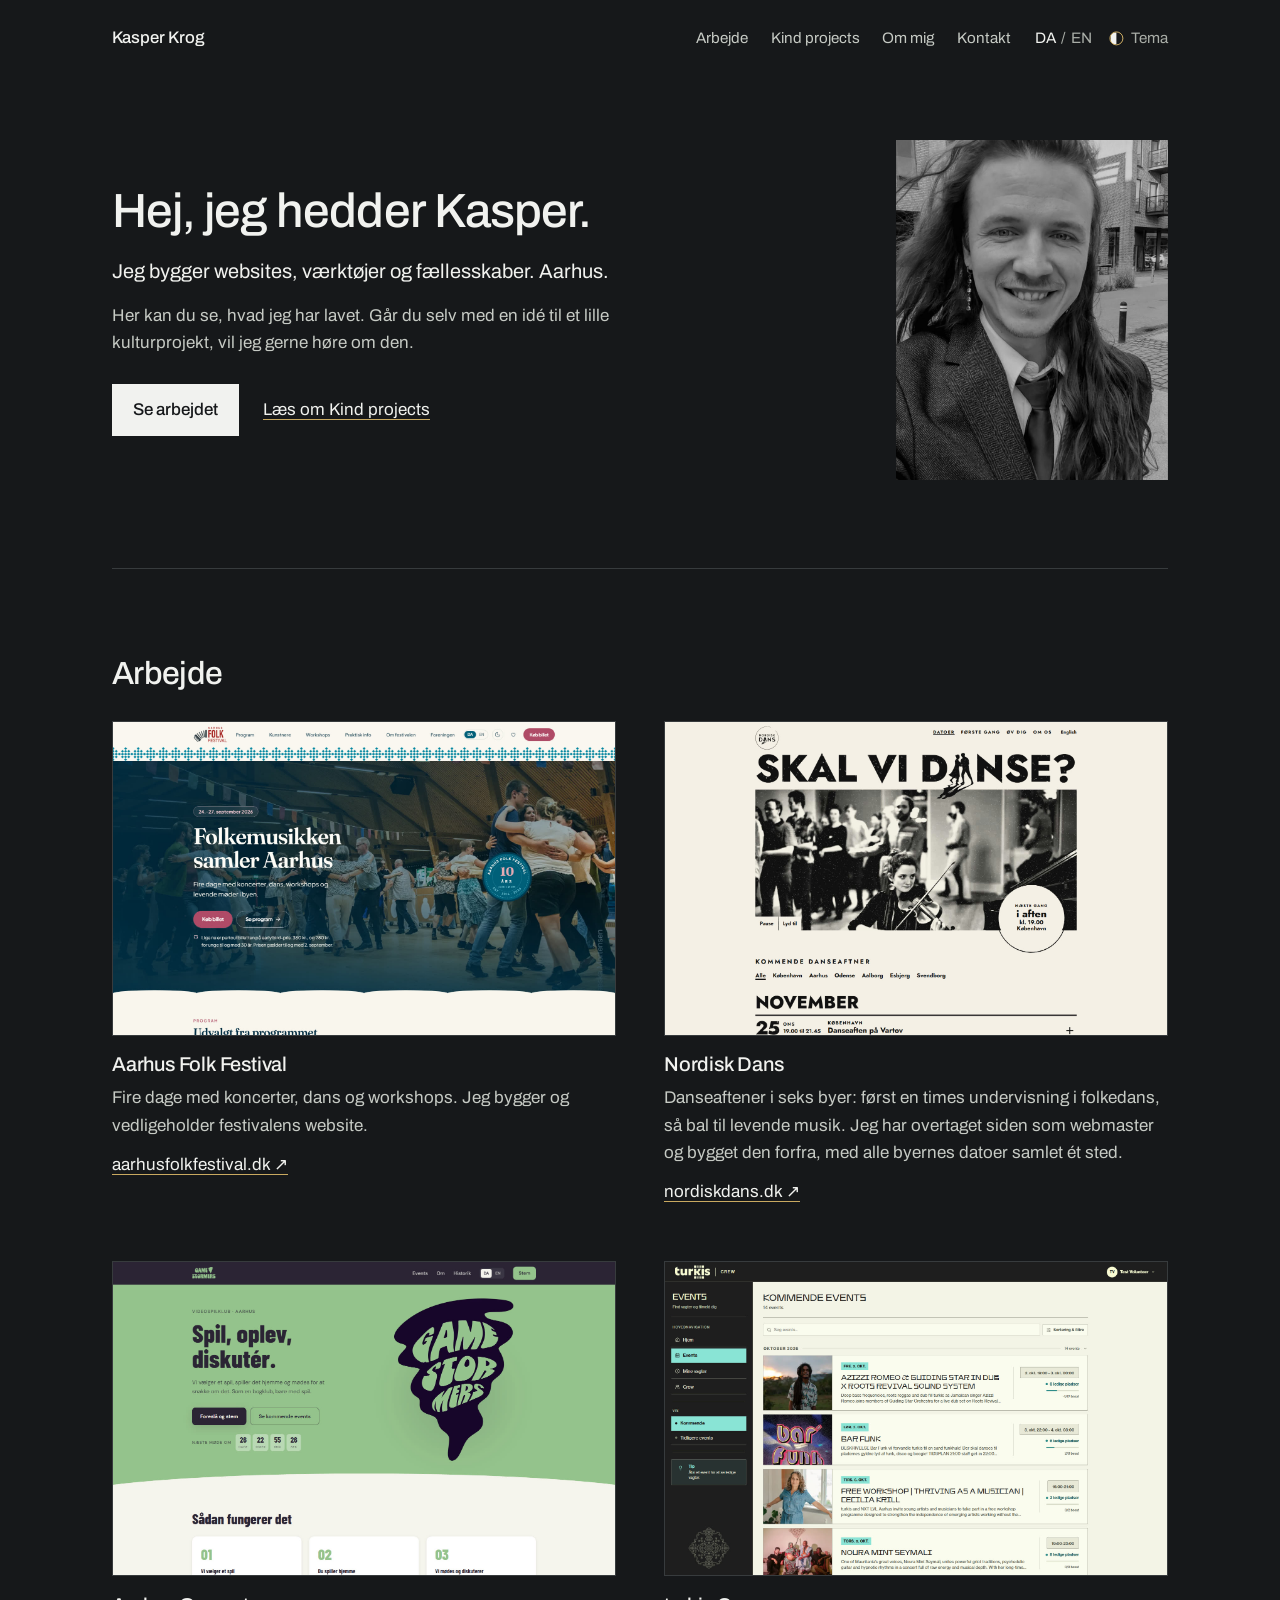
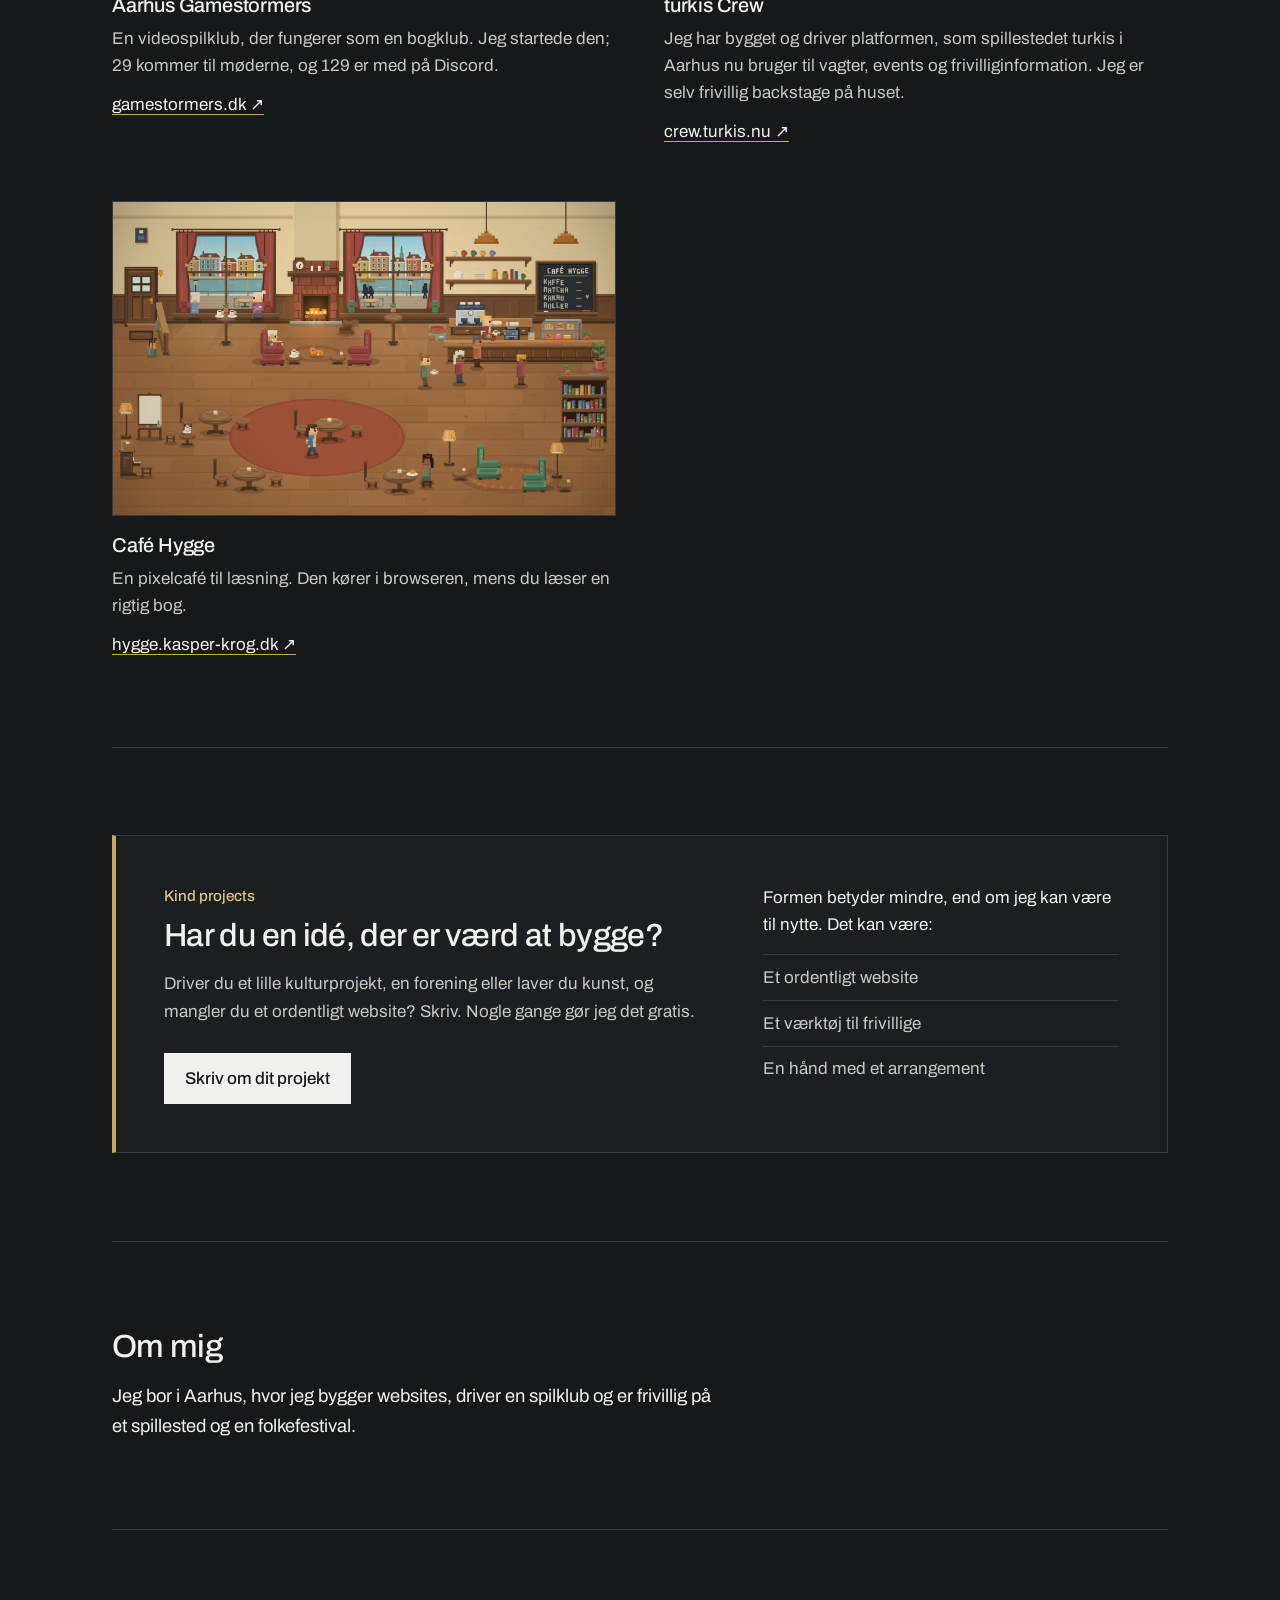
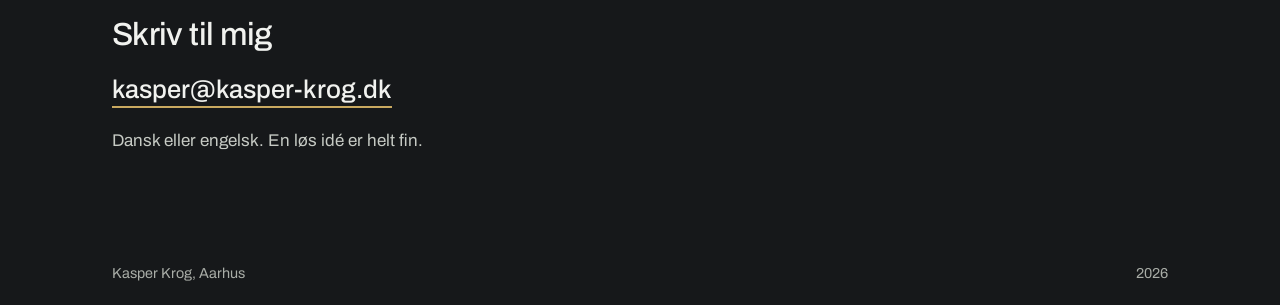
<file: index.html>
<!DOCTYPE html>
<html lang="da" data-theme="dusk">
<head>
  <meta charset="utf-8">
  <meta name="viewport" content="width=device-width, initial-scale=1">
  <title>Kasper Krog · Digital skaber og kulturmenneske i Aarhus</title>
  <meta name="description" content="Kasper Krog bygger websites, værktøjer og fællesskaber i Aarhus. Se arbejdet, læs om Kind Projects, eller skriv med en idé.">
  <meta property="og:title" content="Kasper Krog">
  <meta property="og:description" content="Websites, værktøjer og fællesskaber. Aarhus.">
  <meta property="og:url" content="https://kasper-krog.dk/">
  <meta property="og:type" content="website">
  <meta property="og:locale" content="da_DK">
  <meta property="og:image" content="https://kasper-krog.dk/assets/img/og.jpg">
  <meta property="og:image:width" content="1200">
  <meta property="og:image:height" content="630">
  <meta name="theme-color" content="#16181a">
  <link rel="canonical" href="https://kasper-krog.dk/">
  <link rel="alternate" hreflang="da" href="https://kasper-krog.dk/">
  <link rel="alternate" hreflang="en" href="https://kasper-krog.dk/en/">
  <link rel="alternate" hreflang="x-default" href="https://kasper-krog.dk/">
  <link rel="icon" href="assets/favicon.svg?v=20261031" type="image/svg+xml">
  <link rel="icon" href="assets/favicon.png?v=20261031" type="image/png" sizes="64x64">
  <link rel="icon" href="favicon.ico?v=20261031" sizes="16x16 32x32 48x48">
  <link rel="apple-touch-icon" href="assets/apple-touch-icon.png?v=20261031">
  <script>
    (function () {
      var key = 'kk-theme';
      var theme;
      try {
        var saved = JSON.parse(localStorage.getItem(key));
        if (saved && (saved.theme === 'dawn' || saved.theme === 'dusk') && saved.expiresAt > Date.now()) {
          theme = saved.theme;
        } else {
          localStorage.removeItem(key);
        }
      } catch (e) {
        try { localStorage.removeItem(key); } catch (e2) {}
      }
      if (!theme) {
        var hour = new Date().getHours();
        theme = hour >= 7 && hour < 19 ? 'dawn' : 'dusk';
      }
      document.documentElement.dataset.theme = theme;
      var meta = document.querySelector('meta[name="theme-color"]');
      if (meta) { meta.content = theme === 'dawn' ? '#f4f5f3' : '#16181a'; }
    })();
  </script>
  <link rel="preconnect" href="https://fonts.googleapis.com">
  <link rel="preconnect" href="https://fonts.gstatic.com" crossorigin>
  <link href="https://fonts.googleapis.com/css2?family=Archivo:wght@400;500&display=swap" rel="stylesheet">
  <link rel="stylesheet" href="css/site.css">
  <script type="application/ld+json">
  {
    "@context": "https://schema.org",
    "@type": "Person",
    "name": "Kasper Krog",
    "url": "https://kasper-krog.dk/",
    "homeLocation": { "@type": "Place", "name": "Aarhus, Denmark" },
    "sameAs": ["https://github.com/KasperKrog92"]
  }
  </script>
</head>
<body>
  <a class="skip-link" href="#main-content">Spring til indhold</a>
  <header class="site-head">
    <a class="brand" href="./" aria-label="Kasper Krog, forside">Kasper Krog</a>
    <nav class="site-nav" aria-label="Sidens afsnit">
      <a href="#arbejde">Arbejde</a>
      <a href="#kind-projects">Kind projects</a>
      <a href="#om-mig">Om mig</a>
      <a href="#kontakt">Kontakt</a>
    </nav>
    <div class="head-tools">
      <span class="lang-switch"><span aria-current="true" lang="da">DA</span><span aria-hidden="true">/</span><a href="en/" hreflang="en" lang="en" data-lang-choice="en">EN</a></span>
      <button class="theme-toggle" id="lantern" type="button" aria-pressed="false" aria-label="Skift mellem dag og nat"><span class="theme-dot" aria-hidden="true"></span><span class="theme-word">Tema</span></button>
    </div>
  </header>

  <main id="main-content" tabindex="-1">
    <section class="section intro" id="hej" aria-labelledby="hero-heading">
      <div class="intro-copy">
        <h1 id="hero-heading">Hej, jeg hedder Kasper.</h1>
        <p class="lead">Jeg bygger websites, værktøjer og fællesskaber. Aarhus.</p>
        <p>Her kan du se, hvad jeg har lavet. Går du selv med en idé til et lille kulturprojekt, vil jeg gerne høre om den.</p>
        <div class="actions">
          <a class="button" href="#arbejde">Se arbejdet</a>
          <a class="text-link" href="#kind-projects">Læs om Kind projects</a>
        </div>
      </div>
      <figure class="portrait"><img src="assets/img/portraet.jpg" alt="Portræt af Kasper Krog i Aarhus." width="900" height="1125"></figure>
    </section>

    <section class="section" id="arbejde" aria-labelledby="work-heading">
      <h2 id="work-heading">Arbejde</h2>
      <div class="projects">
        <article class="project" id="folkfestival" aria-labelledby="folk-heading">
          <a class="shot" href="https://www.aarhusfolkfestival.dk/" target="_blank" rel="noopener" tabindex="-1" aria-hidden="true"><img src="assets/img/cases/folk-festival.jpg" alt="" width="1600" height="1000" loading="lazy"></a>
          <h3 id="folk-heading">Aarhus Folk Festival</h3>
          <p>Fire dage med koncerter, dans og workshops. Jeg bygger og vedligeholder festivalens website.</p>
          <a class="text-link" href="https://www.aarhusfolkfestival.dk/" target="_blank" rel="noopener">aarhusfolkfestival.dk ↗</a>
        </article>
        <article class="project" id="nordisk-dans" aria-labelledby="nordisk-heading">
          <a class="shot" href="https://nordiskdans.dk/" target="_blank" rel="noopener" tabindex="-1" aria-hidden="true"><img src="assets/img/cases/nordisk-dans.jpg" alt="" width="1600" height="1000" loading="lazy"></a>
          <h3 id="nordisk-heading">Nordisk Dans</h3>
          <p>Danseaftener i seks byer: først en times undervisning i folkedans, så bal til levende musik. Jeg har overtaget siden som webmaster og bygget den forfra, med alle byernes datoer samlet ét sted.</p>
          <a class="text-link" href="https://nordiskdans.dk/" target="_blank" rel="noopener">nordiskdans.dk ↗</a>
        </article>
        <article class="project" id="gamestormers" aria-labelledby="gamestormers-heading">
          <a class="shot" href="https://www.gamestormers.dk/" target="_blank" rel="noopener" tabindex="-1" aria-hidden="true"><img src="assets/img/cases/gamestormers.jpg" alt="" width="1600" height="1000" loading="lazy"></a>
          <h3 id="gamestormers-heading">Aarhus Gamestormers</h3>
          <p>En videospilklub, der fungerer som en bogklub. Jeg startede den; 29 kommer til møderne, og 129 er med på Discord.</p>
          <a class="text-link" href="https://www.gamestormers.dk/" target="_blank" rel="noopener">gamestormers.dk ↗</a>
        </article>
        <article class="project" id="turkis" aria-labelledby="turkis-heading">
          <a class="shot" href="https://crew.turkis.nu/" target="_blank" rel="noopener" tabindex="-1" aria-hidden="true"><img src="assets/img/cases/turkis-crew.jpg" alt="" width="1600" height="1000" loading="lazy"></a>
          <h3 id="turkis-heading">turkis Crew</h3>
          <p>Jeg har bygget og driver platformen, som spillestedet turkis i Aarhus nu bruger til vagter, events og frivilliginformation. Jeg er selv frivillig backstage på huset.</p>
          <a class="text-link" href="https://crew.turkis.nu/" target="_blank" rel="noopener">crew.turkis.nu ↗</a>
        </article>
        <article class="project" id="hygge" aria-labelledby="hygge-heading">
          <a class="shot" href="https://hygge.kasper-krog.dk/" target="_blank" rel="noopener" tabindex="-1" aria-hidden="true"><img src="assets/img/cases/cafe-hygge.jpg" alt="" width="1600" height="1000" loading="lazy"></a>
          <h3 id="hygge-heading">Café Hygge</h3>
          <p>En pixelcafé til læsning. Den kører i browseren, mens du læser en rigtig bog.</p>
          <a class="text-link" href="https://hygge.kasper-krog.dk/" target="_blank" rel="noopener">hygge.kasper-krog.dk ↗</a>
        </article>
      </div>
    </section>

    <section class="section" id="kind-projects" aria-labelledby="kind-heading">
      <div class="kind">
        <div>
          <p class="label">Kind projects</p>
          <h2 id="kind-heading">Har du en idé, der er værd at bygge?</h2>
          <p>Driver du et lille kulturprojekt, en forening eller laver du kunst, og mangler du et ordentligt website? Skriv. Nogle gange gør jeg det gratis.</p>
          <div class="actions"><a class="button" href="mailto:kasper@kasper-krog.dk?subject=Kind%20project">Skriv om dit projekt</a></div>
        </div>
        <div class="kind-list">
          <p>Formen betyder mindre, end om jeg kan være til nytte. Det kan være:</p>
          <ul>
            <li>Et ordentligt website</li>
            <li>Et værktøj til frivillige</li>
            <li>En hånd med et arrangement</li>
          </ul>
        </div>
      </div>
    </section>

    <section class="section about" id="om-mig" aria-labelledby="about-heading">
      <h2 id="about-heading">Om mig</h2>
      <p>Jeg bor i Aarhus, hvor jeg bygger websites, driver en spilklub og er frivillig på et spillested og en folkefestival.</p>
    </section>

    <section class="section contact" id="kontakt" aria-labelledby="contact-heading">
      <h2 id="contact-heading">Skriv til mig</h2>
      <a class="email" href="mailto:kasper@kasper-krog.dk">kasper@kasper-krog.dk</a>
      <p>Dansk eller engelsk. En løs idé er helt fin.</p>
    </section>
  </main>

  <footer class="site-foot"><span>Kasper Krog, Aarhus</span><span>2026</span></footer>
  <script src="js/site.js"></script>
</body>
</html>
</file>
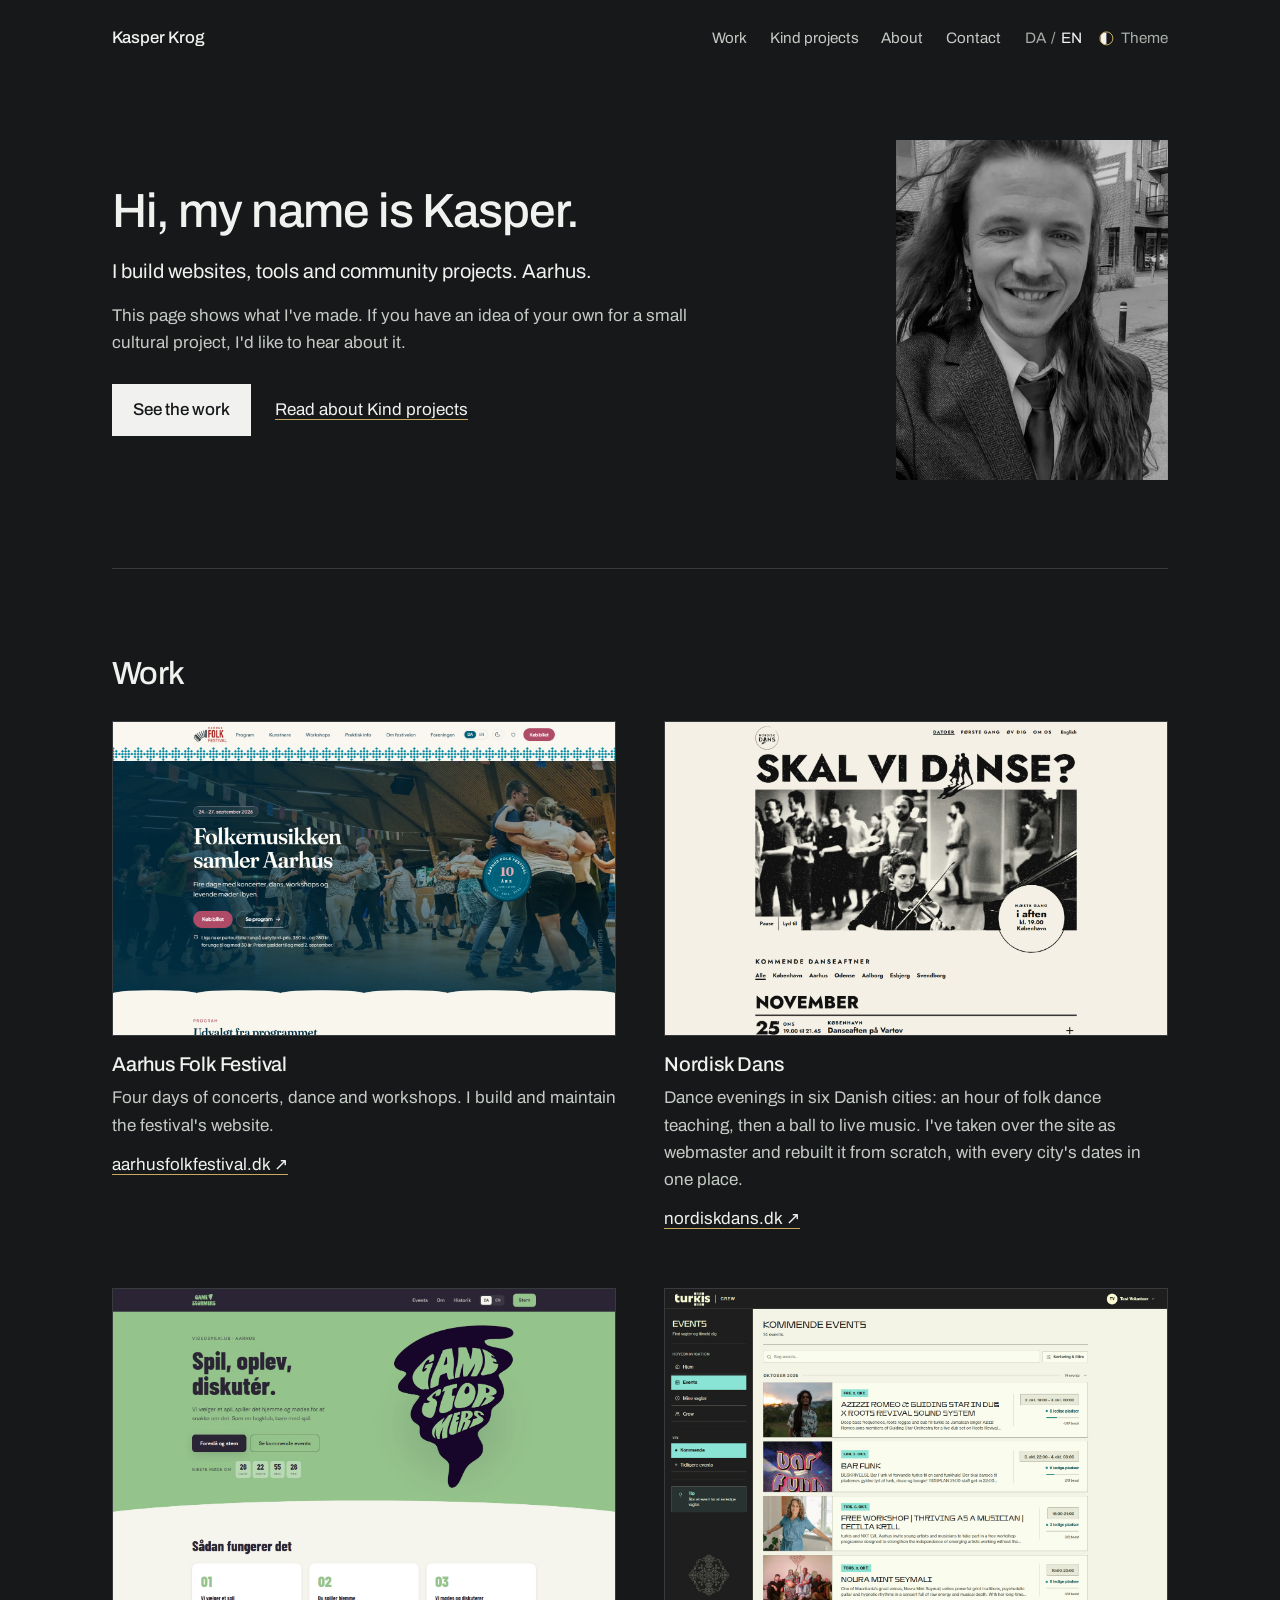
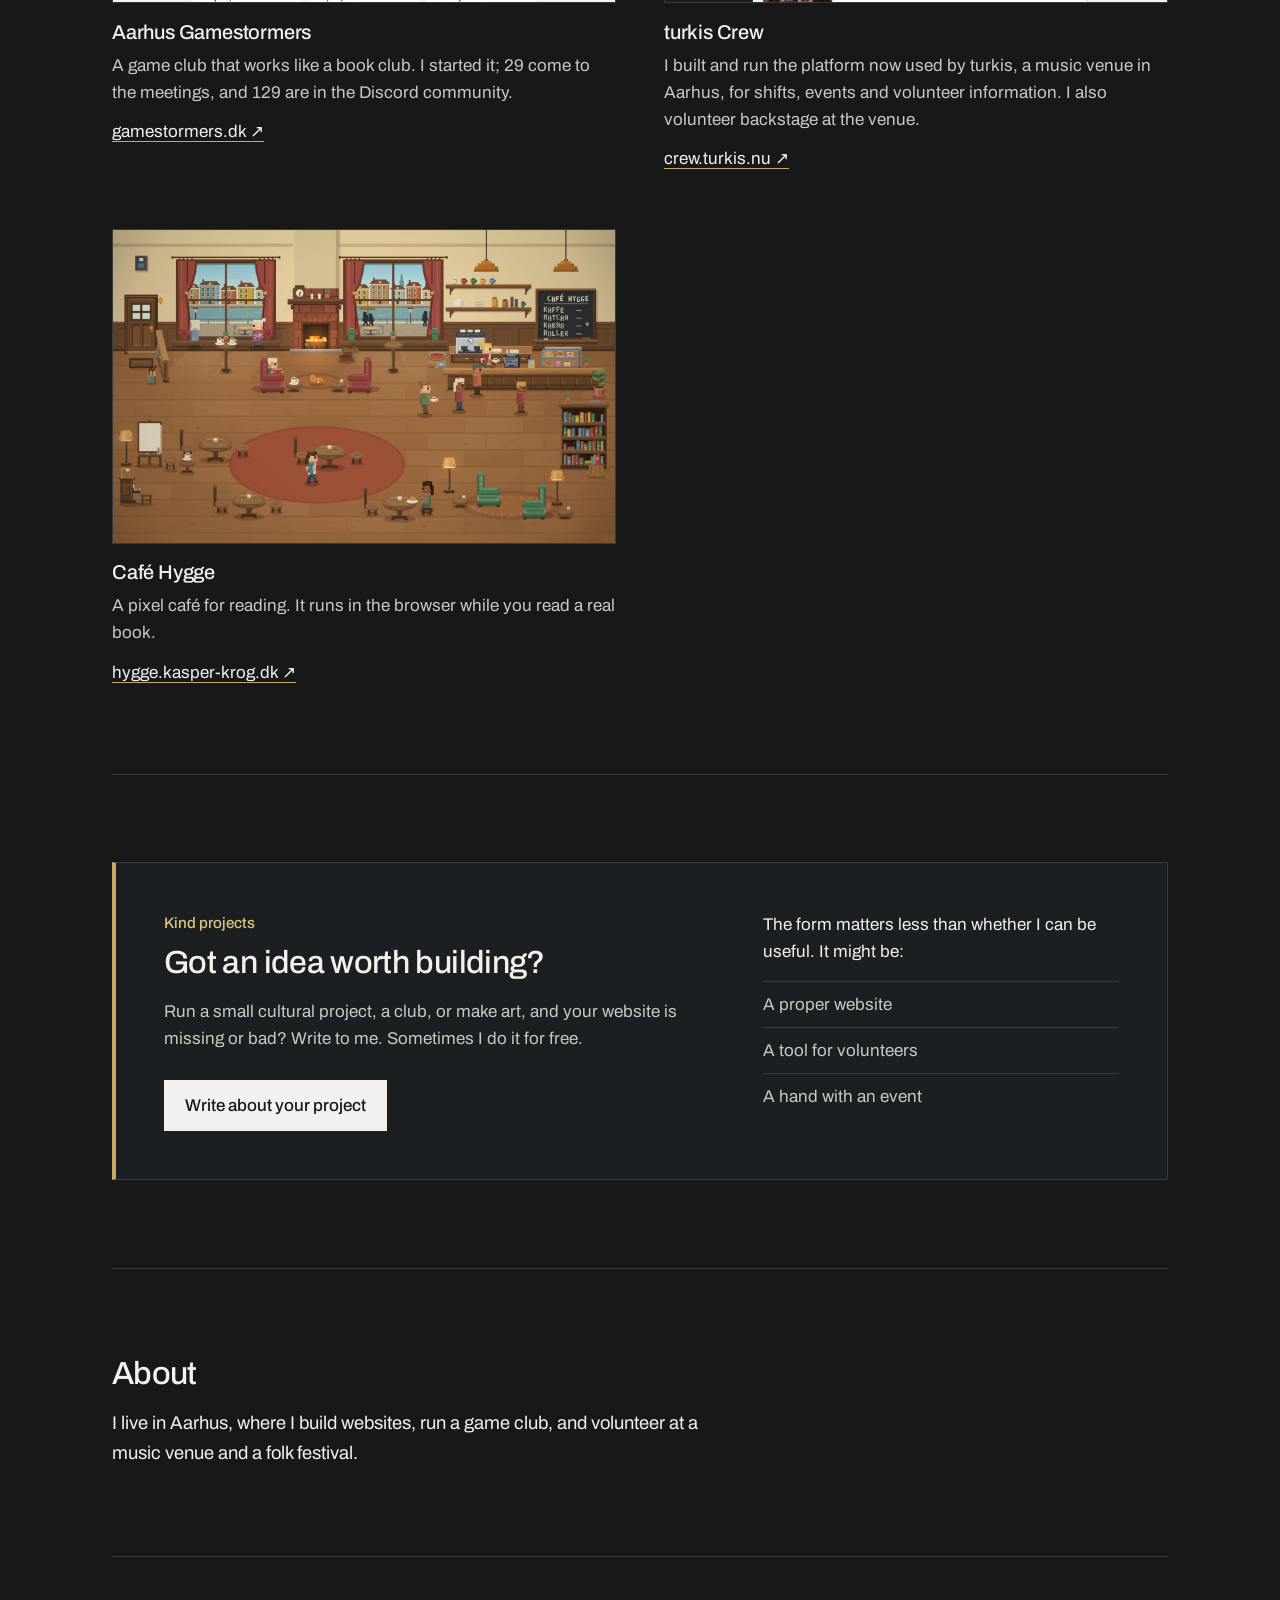
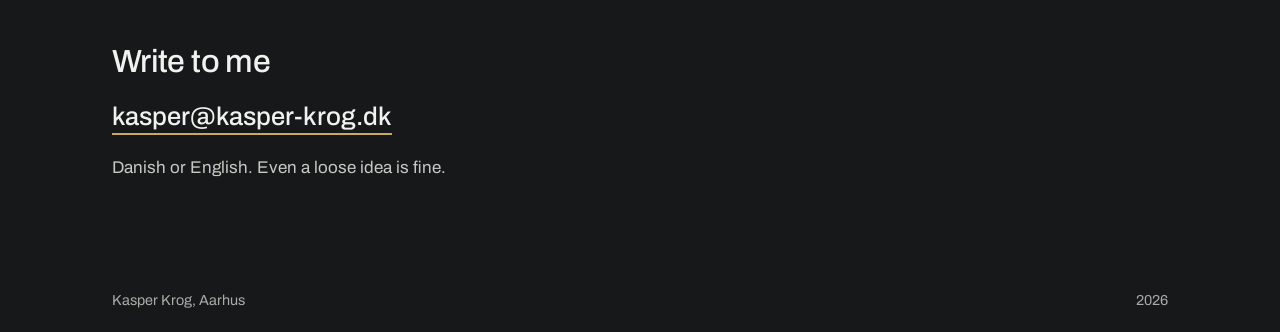
<file: en/index.html>
<!DOCTYPE html>
<html lang="en" data-theme="dusk">
<head>
  <meta charset="utf-8">
  <meta name="viewport" content="width=device-width, initial-scale=1">
  <title>Kasper Krog · Digital maker and culture organiser in Aarhus</title>
  <meta name="description" content="Kasper Krog builds websites, tools and communities in Aarhus. See the work, read about Kind Projects, or write with an idea.">
  <meta property="og:title" content="Kasper Krog">
  <meta property="og:description" content="Websites, tools and community projects. Aarhus.">
  <meta property="og:url" content="https://kasper-krog.dk/en/">
  <meta property="og:type" content="website">
  <meta property="og:locale" content="en_GB">
  <meta property="og:image" content="https://kasper-krog.dk/assets/img/og.jpg">
  <meta property="og:image:width" content="1200">
  <meta property="og:image:height" content="630">
  <meta name="theme-color" content="#16181a">
  <link rel="canonical" href="https://kasper-krog.dk/en/">
  <link rel="alternate" hreflang="da" href="https://kasper-krog.dk/">
  <link rel="alternate" hreflang="en" href="https://kasper-krog.dk/en/">
  <link rel="alternate" hreflang="x-default" href="https://kasper-krog.dk/">
  <link rel="icon" href="../assets/favicon.svg?v=20261031" type="image/svg+xml">
  <link rel="icon" href="../assets/favicon.png?v=20261031" type="image/png" sizes="64x64">
  <link rel="icon" href="../favicon.ico?v=20261031" sizes="16x16 32x32 48x48">
  <link rel="apple-touch-icon" href="../assets/apple-touch-icon.png?v=20261031">
  <script>
    (function () {
      var key = 'kk-theme';
      var theme;
      try {
        var saved = JSON.parse(localStorage.getItem(key));
        if (saved && (saved.theme === 'dawn' || saved.theme === 'dusk') && saved.expiresAt > Date.now()) {
          theme = saved.theme;
        } else {
          localStorage.removeItem(key);
        }
      } catch (e) {
        try { localStorage.removeItem(key); } catch (e2) {}
      }
      if (!theme) {
        var hour = new Date().getHours();
        theme = hour >= 7 && hour < 19 ? 'dawn' : 'dusk';
      }
      document.documentElement.dataset.theme = theme;
      var meta = document.querySelector('meta[name="theme-color"]');
      if (meta) { meta.content = theme === 'dawn' ? '#f4f5f3' : '#16181a'; }
    })();
  </script>
  <link rel="preconnect" href="https://fonts.googleapis.com">
  <link rel="preconnect" href="https://fonts.gstatic.com" crossorigin>
  <link href="https://fonts.googleapis.com/css2?family=Archivo:wght@400;500&display=swap" rel="stylesheet">
  <link rel="stylesheet" href="../css/site.css">
  <script type="application/ld+json">
  {
    "@context": "https://schema.org",
    "@type": "Person",
    "name": "Kasper Krog",
    "url": "https://kasper-krog.dk/",
    "homeLocation": { "@type": "Place", "name": "Aarhus, Denmark" },
    "sameAs": ["https://github.com/KasperKrog92"]
  }
  </script>
</head>
<body>
  <a class="skip-link" href="#main-content">Skip to content</a>
  <header class="site-head">
    <a class="brand" href="./" aria-label="Kasper Krog, home">Kasper Krog</a>
    <nav class="site-nav" aria-label="Sections of this page">
      <a href="#work">Work</a>
      <a href="#kind-projects">Kind projects</a>
      <a href="#about">About</a>
      <a href="#contact">Contact</a>
    </nav>
    <div class="head-tools">
      <span class="lang-switch"><a href="../" hreflang="da" lang="da" data-lang-choice="da">DA</a><span aria-hidden="true">/</span><span aria-current="true" lang="en">EN</span></span>
      <button class="theme-toggle" id="lantern" type="button" aria-pressed="false" aria-label="Switch between day and night"><span class="theme-dot" aria-hidden="true"></span><span class="theme-word">Theme</span></button>
    </div>
  </header>

  <main id="main-content" tabindex="-1">
    <section class="section intro" id="hi" aria-labelledby="hero-heading">
      <div class="intro-copy">
        <h1 id="hero-heading">Hi, my name is Kasper.</h1>
        <p class="lead">I build websites, tools and community projects. Aarhus.</p>
        <p>This page shows what I've made. If you have an idea of your own for a small cultural project, I'd like to hear about it.</p>
        <div class="actions">
          <a class="button" href="#work">See the work</a>
          <a class="text-link" href="#kind-projects">Read about Kind projects</a>
        </div>
      </div>
      <figure class="portrait"><img src="../assets/img/portraet.jpg" alt="Portrait of Kasper Krog in Aarhus." width="900" height="1125"></figure>
    </section>

    <section class="section" id="work" aria-labelledby="work-heading">
      <h2 id="work-heading">Work</h2>
      <div class="projects">
        <article class="project" id="folk-festival" aria-labelledby="folk-heading">
          <a class="shot" href="https://www.aarhusfolkfestival.dk/" target="_blank" rel="noopener" tabindex="-1" aria-hidden="true"><img src="../assets/img/cases/folk-festival.jpg" alt="" width="1600" height="1000" loading="lazy"></a>
          <h3 id="folk-heading">Aarhus Folk Festival</h3>
          <p>Four days of concerts, dance and workshops. I build and maintain the festival's website.</p>
          <a class="text-link" href="https://www.aarhusfolkfestival.dk/" target="_blank" rel="noopener">aarhusfolkfestival.dk ↗</a>
        </article>
        <article class="project" id="nordisk-dans" aria-labelledby="nordisk-heading">
          <a class="shot" href="https://nordiskdans.dk/" target="_blank" rel="noopener" tabindex="-1" aria-hidden="true"><img src="../assets/img/cases/nordisk-dans.jpg" alt="" width="1600" height="1000" loading="lazy"></a>
          <h3 id="nordisk-heading">Nordisk Dans</h3>
          <p>Dance evenings in six Danish cities: an hour of folk dance teaching, then a ball to live music. I've taken over the site as webmaster and rebuilt it from scratch, with every city's dates in one place.</p>
          <a class="text-link" href="https://nordiskdans.dk/" target="_blank" rel="noopener">nordiskdans.dk ↗</a>
        </article>
        <article class="project" id="gamestormers" aria-labelledby="gamestormers-heading">
          <a class="shot" href="https://www.gamestormers.dk/" target="_blank" rel="noopener" tabindex="-1" aria-hidden="true"><img src="../assets/img/cases/gamestormers.jpg" alt="" width="1600" height="1000" loading="lazy"></a>
          <h3 id="gamestormers-heading">Aarhus Gamestormers</h3>
          <p>A game club that works like a book club. I started it; 29 come to the meetings, and 129 are in the Discord community.</p>
          <a class="text-link" href="https://www.gamestormers.dk/" target="_blank" rel="noopener">gamestormers.dk ↗</a>
        </article>
        <article class="project" id="turkis" aria-labelledby="turkis-heading">
          <a class="shot" href="https://crew.turkis.nu/" target="_blank" rel="noopener" tabindex="-1" aria-hidden="true"><img src="../assets/img/cases/turkis-crew.jpg" alt="" width="1600" height="1000" loading="lazy"></a>
          <h3 id="turkis-heading">turkis Crew</h3>
          <p>I built and run the platform now used by turkis, a music venue in Aarhus, for shifts, events and volunteer information. I also volunteer backstage at the venue.</p>
          <a class="text-link" href="https://crew.turkis.nu/" target="_blank" rel="noopener">crew.turkis.nu ↗</a>
        </article>
        <article class="project" id="hygge" aria-labelledby="hygge-heading">
          <a class="shot" href="https://hygge.kasper-krog.dk/" target="_blank" rel="noopener" tabindex="-1" aria-hidden="true"><img src="../assets/img/cases/cafe-hygge.jpg" alt="" width="1600" height="1000" loading="lazy"></a>
          <h3 id="hygge-heading">Café Hygge</h3>
          <p>A pixel café for reading. It runs in the browser while you read a real book.</p>
          <a class="text-link" href="https://hygge.kasper-krog.dk/" target="_blank" rel="noopener">hygge.kasper-krog.dk ↗</a>
        </article>
      </div>
    </section>

    <section class="section" id="kind-projects" aria-labelledby="kind-heading">
      <div class="kind">
        <div>
          <p class="label">Kind projects</p>
          <h2 id="kind-heading">Got an idea worth building?</h2>
          <p>Run a small cultural project, a club, or make art, and your website is missing or bad? Write to me. Sometimes I do it for free.</p>
          <div class="actions"><a class="button" href="mailto:kasper@kasper-krog.dk?subject=Kind%20project">Write about your project</a></div>
        </div>
        <div class="kind-list">
          <p>The form matters less than whether I can be useful. It might be:</p>
          <ul>
            <li>A proper website</li>
            <li>A tool for volunteers</li>
            <li>A hand with an event</li>
          </ul>
        </div>
      </div>
    </section>

    <section class="section about" id="about" aria-labelledby="about-heading">
      <h2 id="about-heading">About</h2>
      <p>I live in Aarhus, where I build websites, run a game club, and volunteer at a music venue and a folk festival.</p>
    </section>

    <section class="section contact" id="contact" aria-labelledby="contact-heading">
      <h2 id="contact-heading">Write to me</h2>
      <a class="email" href="mailto:kasper@kasper-krog.dk">kasper@kasper-krog.dk</a>
      <p>Danish or English. Even a loose idea is fine.</p>
    </section>
  </main>

  <footer class="site-foot"><span>Kasper Krog, Aarhus</span><span>2026</span></footer>
  <script src="../js/site.js"></script>
</body>
</html>
</file>
<file: css/site.css>
/* kasper-krog.dk, November 2026.
   One plain page read top to bottom: greeting, work, Kind projects, about,
   contact. Styles both front pages and the 404. */

:root {
  --font: Archivo, "Helvetica Neue", Helvetica, Arial, sans-serif;
  --page-x: clamp(1.25rem, 5vw, 3rem);
  --content: 66rem;
  --section-y: clamp(3rem, 8vw, 5.5rem);
}

[data-theme="dawn"] {
  color-scheme: light;
  --mineral: #f4f5f3;
  --plaster: #ffffff;
  --ink: #16181a;
  --ink-2: #4a4e49;
  --muted: #5f645e;
  --line: #cfd3cd;
  --brass: #a88b4e;
  --brass-text: #7c652f;
  --button-bg: #16181a;
  --button-ink: #f4f5f3;
}

[data-theme="dusk"] {
  color-scheme: dark;
  --mineral: #16181a;
  --plaster: #1c1f21;
  --ink: #f1f2ef;
  --ink-2: #c6cac4;
  --muted: #a9ada7;
  --line: #373b3d;
  --brass: #c9a960;
  --brass-text: #e0c47f;
  --button-bg: #f1f2ef;
  --button-ink: #16181a;
}

*, *::before, *::after { box-sizing: border-box; }

html { background: var(--mineral); }

body {
  margin: 0;
  min-width: 320px;
  background: var(--mineral);
  color: var(--ink);
  font-family: var(--font);
  font-size: 1.0625rem;
  line-height: 1.6;
  -webkit-font-smoothing: antialiased;
  text-rendering: optimizeLegibility;
  transition: background-color .3s ease, color .3s ease;
}

a { color: inherit; }
button { font: inherit; color: inherit; }
button, a { -webkit-tap-highlight-color: transparent; }
img { display: block; max-width: 100%; height: auto; }

h1, h2, h3 { margin: 0; font-weight: 500; line-height: 1.15; letter-spacing: -.02em; }
h1 { font-size: clamp(2rem, 5vw, 3rem); }
h2 { font-size: clamp(1.5rem, 3.2vw, 2rem); }
h3 { font-size: 1.25rem; letter-spacing: -.01em; }
p { margin: 0 0 1rem; color: var(--ink-2); }
main:focus { outline: none; }

:focus-visible { outline: 2px solid var(--brass); outline-offset: 4px; }

.skip-link {
  position: fixed;
  top: .75rem;
  left: .75rem;
  z-index: 100;
  transform: translateY(-180%);
  padding: .75rem 1rem;
  background: var(--button-bg);
  color: var(--button-ink);
  text-decoration: none;
}
.skip-link:focus { transform: none; }

/* Shared width */

.site-head,
.section,
.site-foot {
  width: 100%;
  max-width: calc(var(--content) + 2 * var(--page-x));
  margin-inline: auto;
  padding-inline: var(--page-x);
}

/* Header: name, section links, language, theme */

.site-head {
  display: flex;
  flex-wrap: wrap;
  align-items: center;
  justify-content: space-between;
  gap: .25rem 1.5rem;
  padding-block: 1rem;
  font-size: .95rem;
}

.brand {
  display: inline-flex;
  align-items: center;
  min-height: 2.75rem;
  margin-right: auto;
  font-size: 1.05rem;
  font-weight: 500;
  text-decoration: none;
  white-space: nowrap;
}

.site-nav { display: flex; flex-wrap: wrap; gap: .25rem 1.4rem; }
.site-nav a {
  display: inline-flex;
  align-items: center;
  min-height: 2.75rem;
  color: var(--ink-2);
  text-decoration: none;
  white-space: nowrap;
}
.site-nav a:hover { color: var(--ink); text-decoration: underline; text-decoration-color: var(--brass); text-underline-offset: .3em; }

.head-tools { display: flex; align-items: center; gap: 1.1rem; }

.lang-switch { display: flex; align-items: center; gap: .35rem; color: var(--muted); }
.lang-switch a { text-decoration: none; }
.lang-switch a:hover { color: var(--brass-text); }
.lang-switch [aria-current] { color: var(--ink); }

.theme-toggle {
  display: inline-flex;
  align-items: center;
  gap: .45rem;
  min-height: 2.75rem;
  padding: 0;
  border: 0;
  background: none;
  color: var(--muted);
  cursor: pointer;
}
.theme-toggle:hover { color: var(--ink); }

.theme-dot {
  width: .9rem;
  height: .9rem;
  border: 1px solid var(--brass);
  border-radius: 50%;
  background: linear-gradient(90deg, transparent 50%, var(--ink) 50%);
}
[data-theme="dusk"] .theme-dot { transform: rotate(180deg); }

/* Sections */

.section { padding-block: var(--section-y); scroll-margin-top: 1rem; }
.section + .section { background: linear-gradient(var(--line), var(--line)) top center / calc(100% - 2 * var(--page-x)) 1px no-repeat; }
.section > h2 { margin-bottom: 1.75rem; }

.label { margin: 0 0 .6rem; color: var(--brass-text); font-size: .95rem; font-weight: 500; }

.lead { color: var(--ink); font-size: 1.25rem; line-height: 1.45; }

.actions { display: flex; flex-wrap: wrap; align-items: center; gap: 1rem 1.5rem; margin-top: 1.75rem; }

.button {
  display: inline-flex;
  align-items: center;
  min-height: 3rem;
  padding: .7rem 1.25rem;
  border: 1px solid var(--button-bg);
  background: var(--button-bg);
  color: var(--button-ink);
  font-weight: 500;
  text-decoration: none;
  transition: background-color .2s ease, border-color .2s ease;
}
.button:hover { border-color: var(--brass-text); background: var(--brass-text); }
.button-secondary { background: none; color: var(--ink); }
.button-secondary:hover { background: none; border-color: var(--brass); color: var(--brass-text); }

.text-link { color: var(--ink); text-decoration-color: var(--brass); text-underline-offset: .25em; }
.text-link:hover { color: var(--brass-text); }

/* Greeting */

.intro {
  display: grid;
  grid-template-columns: minmax(0, 1fr) minmax(0, 17rem);
  gap: clamp(2rem, 6vw, 4.5rem);
  align-items: center;
  padding-top: clamp(2rem, 6vw, 4rem);
}
.intro h1 { margin-bottom: 1.1rem; }
.intro-copy { max-width: 36rem; }

.portrait { margin: 0; }
.portrait img { width: 100%; filter: grayscale(1); }
[data-theme="dusk"] .portrait img { filter: grayscale(1) contrast(1.05) brightness(.82); }

/* Work */

.projects { display: grid; grid-template-columns: repeat(2, minmax(0, 1fr)); gap: clamp(2.25rem, 5vw, 3.5rem) clamp(1.5rem, 4vw, 3rem); }
.project { scroll-margin-top: 1rem; }
.project h3 { margin: 1.1rem 0 .5rem; }
.project p { margin-bottom: .75rem; }

.shot { display: block; aspect-ratio: 16 / 10; overflow: hidden; border: 1px solid var(--line); background: var(--plaster); }
.shot img { width: 100%; height: 100%; object-fit: cover; object-position: top; }

/* Kind projects */

.kind {
  display: grid;
  grid-template-columns: minmax(0, 3fr) minmax(0, 2fr);
  gap: clamp(1.75rem, 5vw, 4rem);
  align-items: start;
  padding: clamp(1.5rem, 4vw, 3rem);
  border: 1px solid var(--line);
  border-left: 4px solid var(--brass);
  background: var(--plaster);
}
.kind h2 { margin-bottom: 1rem; }
.kind-list p { color: var(--ink); }
.kind-list ul { margin: 0; padding: 0; list-style: none; color: var(--ink-2); }
.kind-list li { padding: .55rem 0; border-top: 1px solid var(--line); }

/* About */

.about h2 { margin-bottom: 1rem; }
.about p { max-width: 38rem; margin-bottom: 0; color: var(--ink); font-size: 1.15rem; }

/* Contact */

.contact h2 { margin-bottom: 1rem; }
.email {
  display: inline-block;
  margin-bottom: 1rem;
  font-size: clamp(1.25rem, 3vw, 1.6rem);
  font-weight: 500;
  text-decoration-color: var(--brass);
  text-decoration-thickness: 2px;
  text-underline-offset: .3em;
  overflow-wrap: anywhere;
}
.email:hover { color: var(--brass-text); }
.contact p:last-child { margin-bottom: 0; }

.site-foot {
  display: flex;
  justify-content: space-between;
  gap: 1rem;
  padding-block: 1.25rem;
  color: var(--muted);
  font-size: .9rem;
}

/* Narrow screens: one column */

@media (max-width: 760px) {
  .site-nav { order: 3; width: 100%; column-gap: .9rem; }
  .intro, .kind { grid-template-columns: minmax(0, 1fr); }
  .portrait { max-width: 15rem; }
}

@media (max-width: 400px) {
  .site-nav { column-gap: .75rem; font-size: .9rem; }
}

@media (max-width: 620px) {
  .projects { grid-template-columns: minmax(0, 1fr); }
}

/* 404 */

.page-not-found { display: flex; flex-direction: column; min-height: 100svh; }
.page-not-found main { flex: 1; }
.page-not-found h1 { margin-bottom: 1.1rem; }

@media (prefers-reduced-motion: reduce) {
  *, *::before, *::after { animation: none !important; transition: none !important; scroll-behavior: auto !important; }
}
</file>
